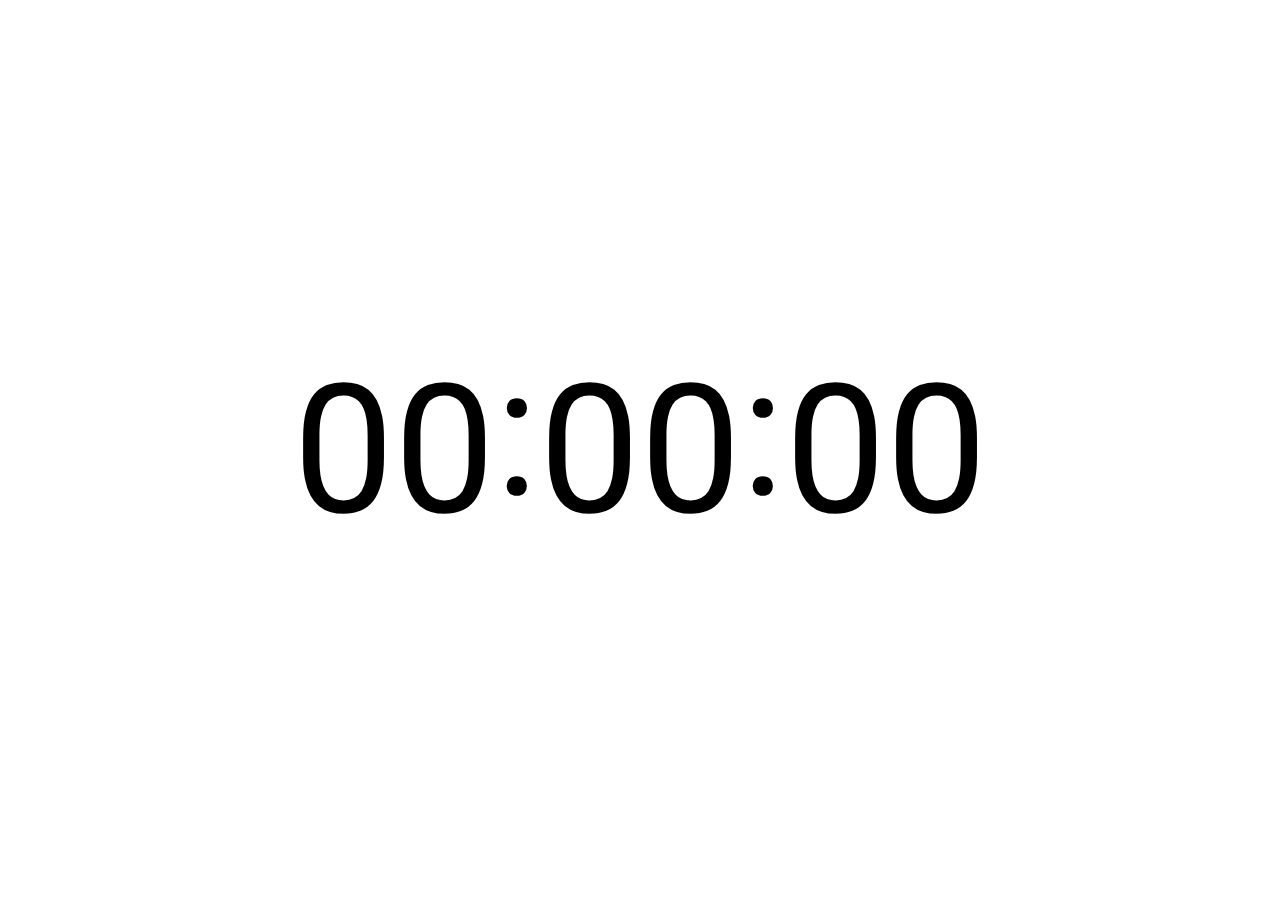
<file: 07-JAVASCRIPT-CLOCK/index.html>
<!DOCTYPE html>
<html lang="en">
<head>
    <meta charset="UTF-8">
    <meta http-equiv="X-UA-Compatible" content="IE=edge">
    <meta name="viewport" content="width=device-width, initial-scale=1.0">
    <link rel="stylesheet" href="index.css">
    <title>Document</title>
</head>
<body>
    <header>
        <div id="thomas"></div>
    </header>
    <main>
        <div id="ur">
            <div id="timer">00</div>
            <div>:</div>
            <div id="min">00</div>
            <div>:</div>
            <div id="sek">00</div>
        </div>
    </main>
    <footer>
        <audio id='lyd' src="https://freewavesamples.com/files/Ensoniq-ZR-76-01-Dope-77.wav"></audio>
    </footer>
    
    <script src="index.js"></script>
</body>
</html>
</file>
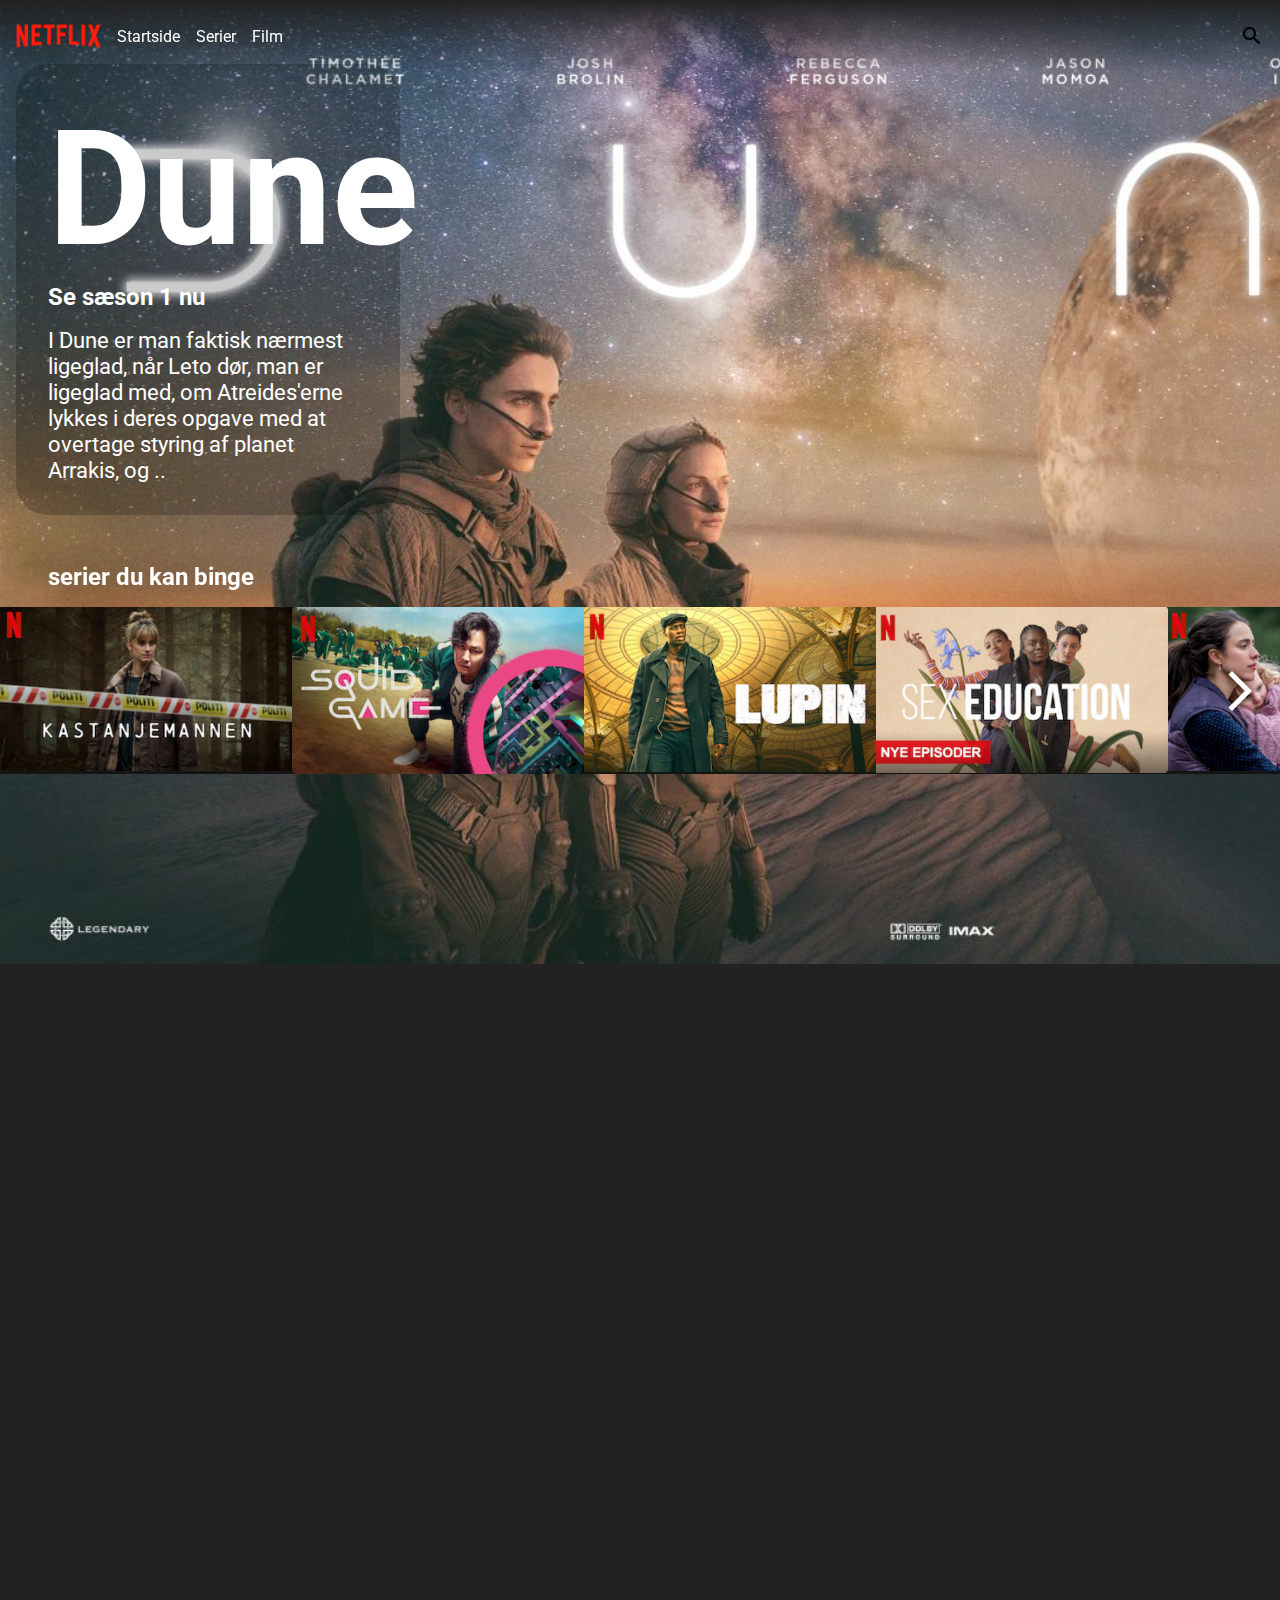
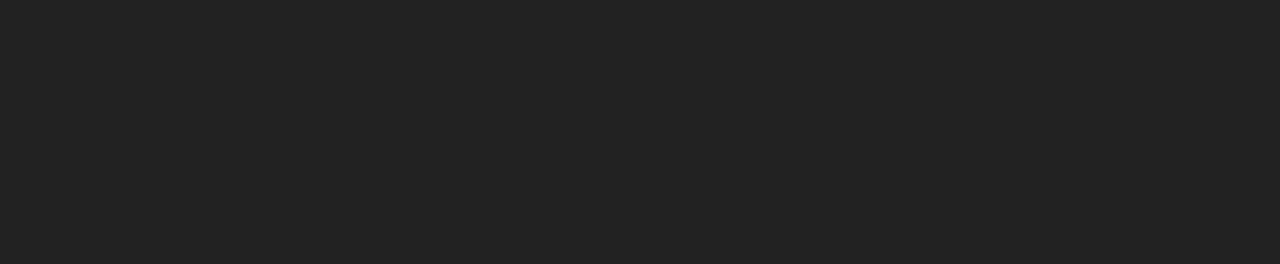
<file: 10-JAVASCRIPT-ARRAYS-2/index.html>
<!DOCTYPE html>
<html lang="en">
<head>
    <meta charset="UTF-8">
    <meta http-equiv="X-UA-Compatible" content="IE=edge">
    <meta name="viewport" content="width=device-width, initial-scale=1.0">
    <title>Lister</title>
    <link rel="stylesheet" href="index.css">
</head>
<body>
    <header>
        <div class="left">
            <img src="./assets/Netflix-Logo.png" alt="netflix logo">
            <div class="menu">Startside</div>
            <div class="menu">Serier</div>
            <div class="menu">Film</div>
        </div>
        <div class="right">
            <img src="./assets/search_black_24dp.svg" alt="">
        </div>
    </header>
    <main>        
        <div class="dune">
            <h1>Dune</h1>
            <h2>Se sæson 1 nu</h2>
            <p>I Dune er man faktisk nærmest ligeglad, når Leto dør, man er ligeglad med, om Atreides'erne lykkes i deres opgave med at overtage styring af planet Arrakis, og ..</p>
        </div>

        <div class="binge">
            <h2>serier du kan binge</h2>
            <div id="bingelist">
            </div>
            <img id='arrow' src="./assets/arrow_forward_ios_white_24dp.svg" alt="">
        </div>
    
    </main>
    

    <script src="index.js"></script>
</body>
</html>
</file>
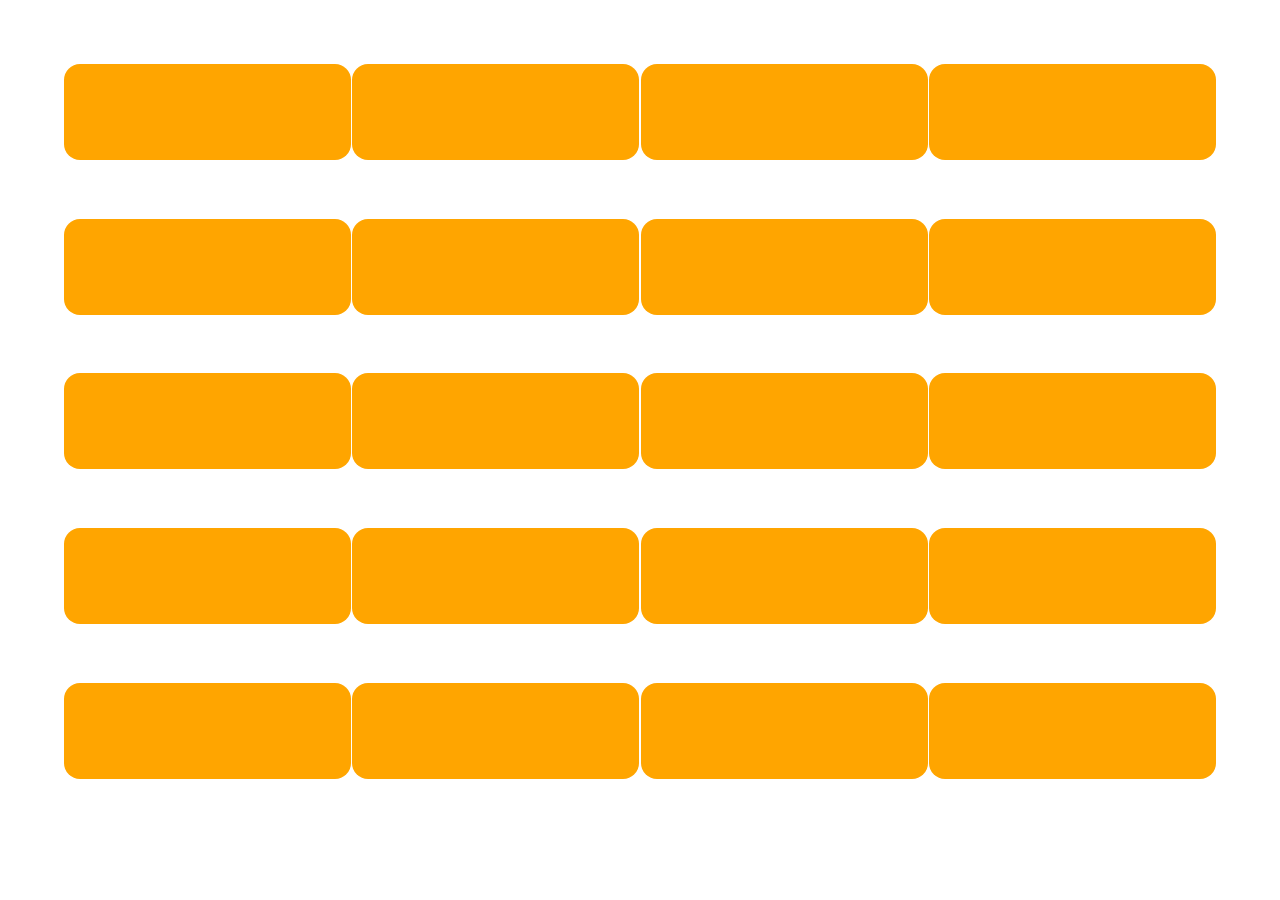
<file: 11-CSS-ANIMATION/index.html>
<!DOCTYPE html>
<html lang="en">
<head>
    <meta charset="UTF-8">
    <meta http-equiv="X-UA-Compatible" content="IE=edge">
    <meta name="viewport" content="width=device-width, initial-scale=1.0">
    <link rel="stylesheet" href="index.css">
    <title>Template</title>
</head>
<body>
    <main>
    </main>
    
    <script src="index.js"></script>
</body>
</html>
</file>
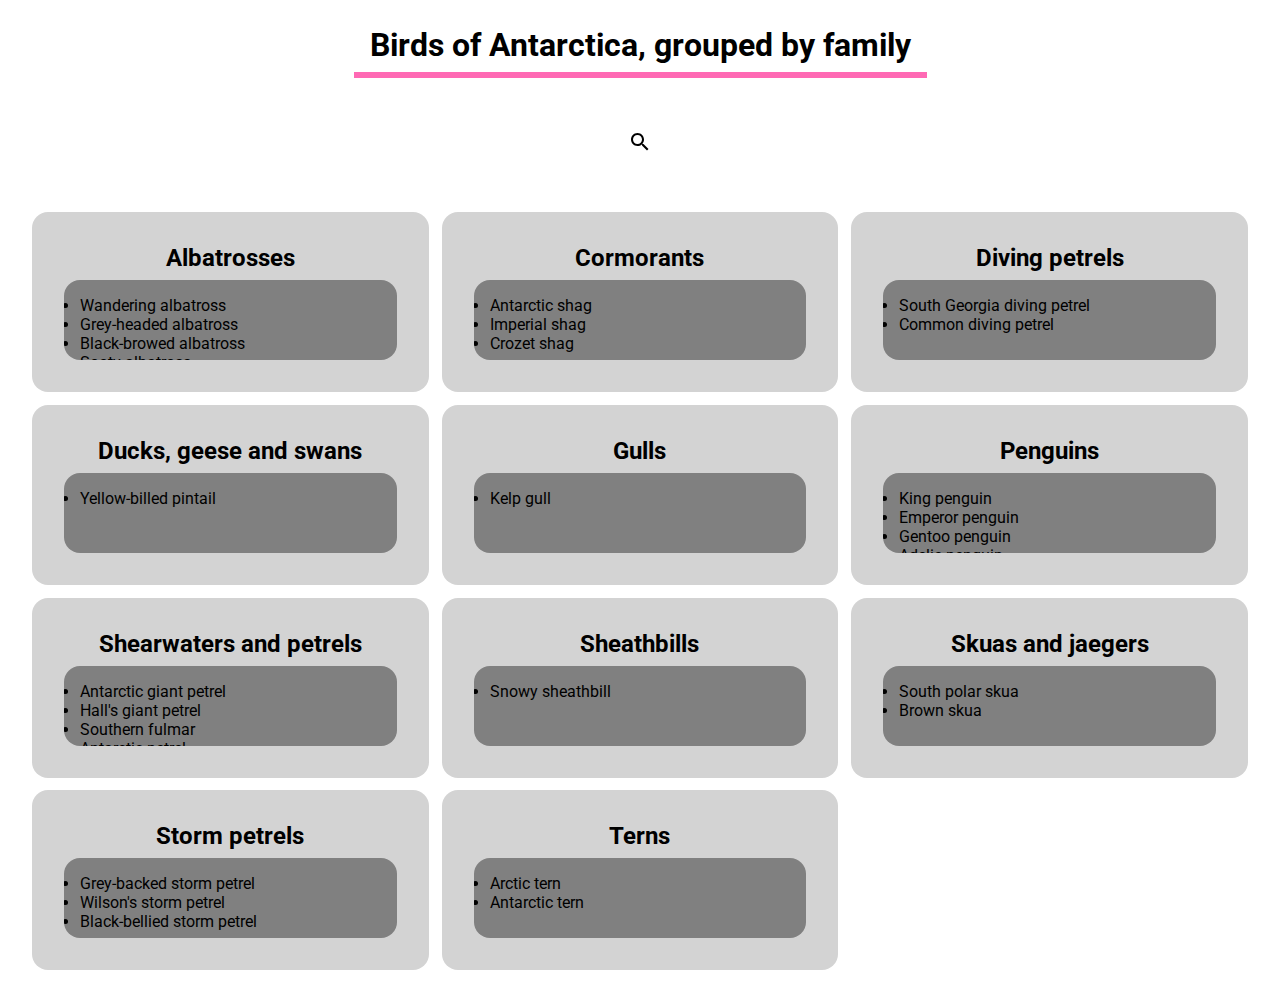
<file: 11-JSON-LOKAL/index.html>
<!DOCTYPE html>
<html lang="en">
<head>
    <meta charset="UTF-8">
    <meta http-equiv="X-UA-Compatible" content="IE=edge">
    <meta name="viewport" content="width=device-width, initial-scale=1.0">
    <link rel="stylesheet" href="index.css">
    <title>Template</title>
</head>
<body>
    <div id="searchbar">
        <input id='input' type="text" placeholder='bird name or family'>
        <img src="./assets/close_black_24dp.svg" alt="" id='close'>
    </div>

    <header>
        <h1 id="title">Placeholder</h1>
        <img src="./assets/search_black_24dp.svg" id='searchicon' alt="">
    </header>
    <main>
    </main>
    <footer>
    </footer>
    
    <script src="index.js"></script>
</body>
</html>
</file>
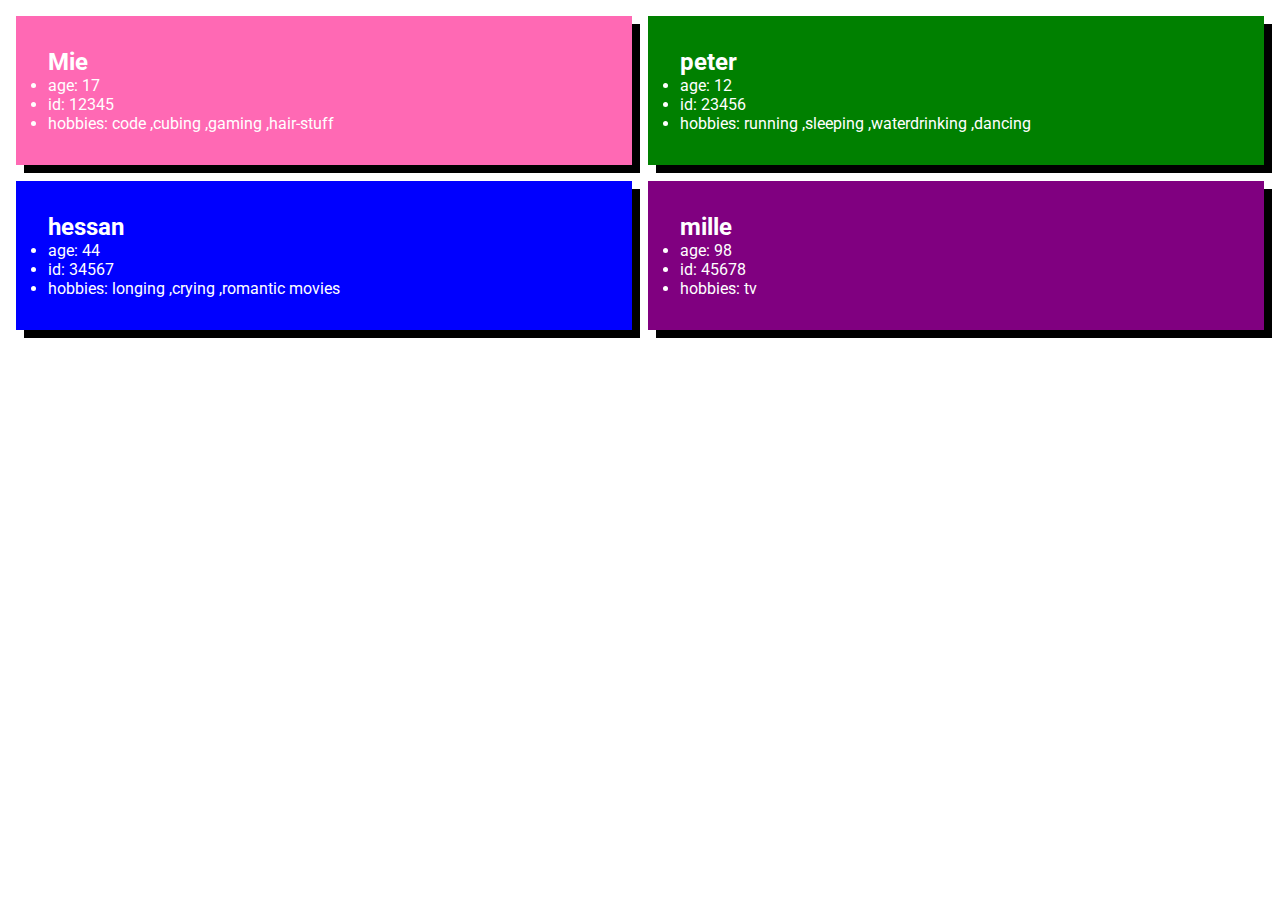
<file: 12-JSON/index.html>
<!DOCTYPE html>
<html lang="en">
<head>
    <meta charset="UTF-8">
    <meta http-equiv="X-UA-Compatible" content="IE=edge">
    <meta name="viewport" content="width=device-width, initial-scale=1.0">
    <link rel="stylesheet" href="index.css">
    <title>Template</title>
</head>
<body>
    <header>
    </header>
    <main>
    </main>
    <footer>
    </footer>
    
    <script src="index.js"></script>
</body>
</html>
</file>
<file: 07-JAVASCRIPT-CLOCK/index.css>
@import url('https://fonts.googleapis.com/css2?family=Roboto:wght@300&display=swap');

*{
    margin:0;
    padding:0;
    box-sizing:border-box;
    font-family:'Roboto';
}

header{
    display:grid;
    align-items:center;
    overflow:hidden;
}

#lyd{
    display:none;
}

#thomas{
    height:10vh;
    width:10vh;
    background-repeat:no-repeat;
    background-size:cover;
    border-radius:50%;
    transition: all .3s ease-in-out;
}

body{
    display:grid;
    grid-template-rows: repeat(3, 1fr);
    height:100vh;
}

main{
    display:grid;
    place-items:center;
}

#ur{
    display:grid;
    grid-auto-flow:column;
    place-items:center;
    font-size:20vh;
}

#ur div:nth-of-type(2), #ur div:nth-of-type(4){
    margin-bottom:4vh;
}
</file>
<file: 10-JAVASCRIPT-ARRAYS-2/index.css>
@import url('https://fonts.googleapis.com/css2?family=Roboto:wght@300&display=swap');
*{
    margin:0;
    padding:0;
    box-sizing: border-box;
    font-family:'Roboto';
    scroll-behavior: smooth;
}

body{
    height:100vh;
    width:100vw;
    background-image:url('./assets/film/dune.jpg');
    background-size:cover;
    background-repeat: no-repeat;
    background-position:top left;
    background-color: #222;
}

main{
    height:200vh;
}
header{
    position:fixed;
    top:0;
    left:0;
    width:100vw;
    display:grid;
    height:8vh;
    grid-template-columns:1fr 1fr;
    justify-content: space-between;
    align-items:center;
    background:linear-gradient(#222, rgba(0,0,0,0));
    color:white;
}
header img{
    height:3rem;
}

.right, .left{
    display:grid;
    grid-auto-flow: column;
    align-items: center;
    gap:1rem;
}

.right img{
    height:1.5rem;
    stroke:white;
}
.left{
    justify-content: left;
    padding-left:1rem;
}
.right{
    justify-content: right;
    padding-right:1rem;
}

.dune{
    width:30vw;
    padding:2rem;
    margin-left:1rem;
    color:white;
    background-color:rgba(0,0,0,.2);
    border-radius:2rem;
    margin-top:4rem;
}
.dune h1{
    font-size:10rem;
}
.dune h2{
    margin-bottom:1rem;
}
.dune p {
    font-size:1.4rem;
}

.binge {
    position:relative;
}
.binge h2{
    color:white;
    padding-left:3rem;
    margin-top:3rem;
}

#bingelist{
    display:grid;
    grid-auto-flow: column;
    overflow: hidden;
    margin-top:1rem;
    transition:.4s ease-in-out;
}

#arrow{
    position:absolute;
    top:6.5rem;
    right:1rem;
    height:3rem;
}
</file>
<file: 11-CSS-ANIMATION/index.css>
@import url('https://fonts.googleapis.com/css2?family=Roboto:wght@300&display=swap');

*{
    margin:0;
    padding:0;
    box-sizing:border-box;
    font-family:'Roboto';
}

main{
    height:100vh;
    display:grid;
    grid-template-columns: repeat(4, 1fr);
    padding:4rem;
    gap:.1rem;
    overflow:hidden;
}
.card{
    height:6rem;
    width:100%;
    background:  orange;
    border-radius:1rem;
}

@keyframes anim{
    from{
        transform:translateX(200px);
    }
    to{
        transform:translateX(0);
    }
}
</file>
<file: 11-JSON-LOKAL/index.css>
@import url('https://fonts.googleapis.com/css2?family=Roboto:wght@300&display=swap');


*{
    margin:0;
    padding:0;
    box-sizing:border-box;
    font-family:'Roboto';
}

#searchicon, #close{
    cursor: pointer;
}

#searchbar{
    background-color:lightblue;
    z-index:2;
    position:fixed;
    top:-20vh;
    width:100vw;
    height:20vh;
    display:grid;
    place-items:center;
    transition: all .3s ease-in-out;
}

#searchbar.show{
    top:0;
}

input{
    width:50vw;
    padding:.5rem;
    font-size:2rem;
    border-radius:1rem;
    border:1px solid gray;
    outline:none;
}

header{
    height:20vh;
    display:grid;
    place-items:center;
    position:fixed;
    top:0;
    width:100vw;
    background:white;
}

#title{
    border-bottom: .4rem hotpink solid;
    padding: 0 1rem .5rem 1rem;
}

main{
    margin-top:20vh;
    display:grid;
    grid-template-columns: repeat(3, 1fr);
    padding:2rem;
    gap:.8rem;
}

.card{
    height:20vh;
    background-color:lightgray;
    border-radius: 1rem;
    padding:2rem;
    display:grid;
    gap:.5rem;
    grid-template-rows: 1fr 4fr;
    animation: comeIn 1s ease-in-out;
}
.card h2{
    display:grid;
    place-items:center;
}

.card .members{
    background-color:gray;
    border-radius:1rem;
    padding:1rem;
    overflow-y:scroll;
}

.members::-webkit-scrollbar{
    display:none;
}

footer{
    
}

@keyframes comeIn {
    from{
        opacity:0;
    }
    to{
        opacity:1;
    }
}
</file>
<file: 12-JSON/index.css>
@import url('https://fonts.googleapis.com/css2?family=Roboto:wght@300&display=swap');

*{
    margin:0;
    padding:0;
    box-sizing:border-box;
    font-family:'Roboto';
}

main{
    display:grid;
    grid-template-columns: 1fr 1fr;
    gap:1rem;
    padding:1rem;
}

.card{
    padding:2rem;
    color:white;
    box-shadow: 8px 8px black;
    animation: 1s ease-in-out anim;
}

@keyframes anim{
    from{opacity:0;}
    to{opacity:1;}
}
</file>
